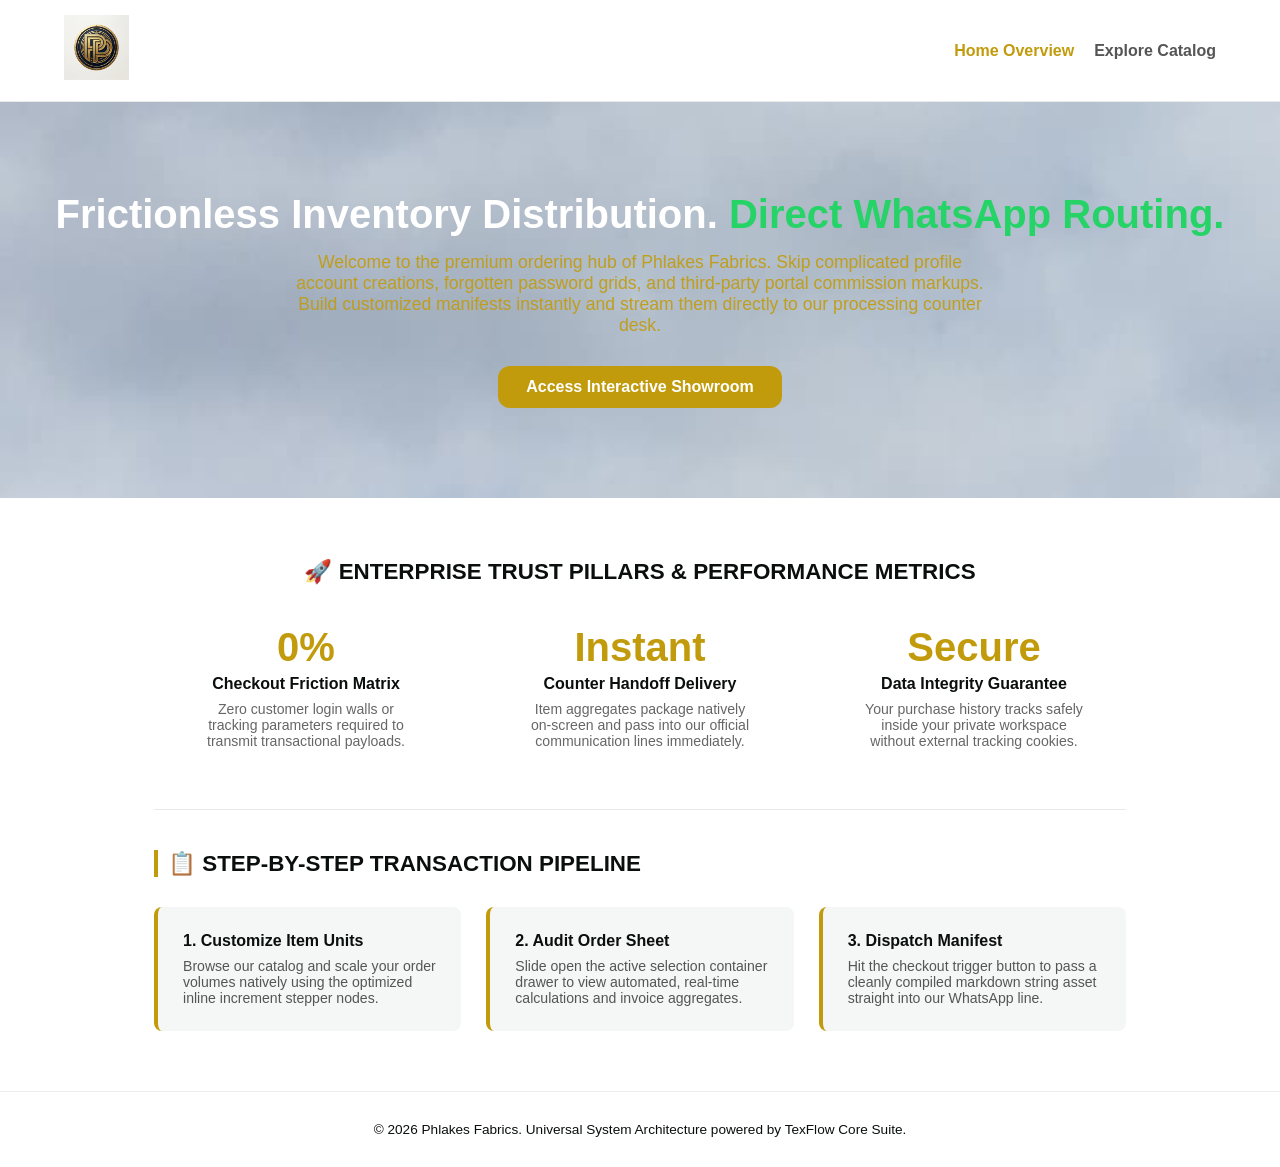
<file: index.html>
<!DOCTYPE html>
<html lang="en">
<head>
    <meta charset="UTF-8">
    <meta name="viewport" content="width=device-width, initial-scale=1.0">
    <title>Phlakes Fabrics | Enterprise Digital Showroom</title>
    
    <!-- 🟢 CONFIGURABLE FAVICON ASSET SLOTS -->
    <link rel="icon" type="image/x-icon" href="images/favicon.ico">
    <link rel="shortcut icon" type="image/png" href="images/Logo.jfif">
    
    <link rel="stylesheet" href="style.css">
    <style>
        .custom-theme-btn { background-color: #C29B0C !important; }
        .custom-text-color { color: #C29B0C !important; }
    </style>
</head>
<body>
    <header>
        <div class="logo"><img src="images/Logo.jfif" alt="Phlakes Fabrics Logo" width="65" height="65"></div>
        <nav><a href="index.html" class="active">Home Overview</a><a href="catalog.html">Explore Catalog</a></nav>
    </header>
    
    <section class="hero">
        <h1>Frictionless Inventory Distribution. <span class="whatsapp-color" style="color:#25D366 !important;">Direct WhatsApp Routing.</span></h1>
        <p style="font-size:1.1rem; max-width:700px; margin:0 auto 30px; opacity:0.9; color: #C29B0C;">Welcome to the premium ordering hub of Phlakes Fabrics. Skip complicated profile account creations, forgotten password grids, and third-party portal commission markups. Build customized manifests instantly and stream them directly to our processing counter desk.</p>
        <a href="catalog.html" class="cta-btn custom-theme-btn">Access Interactive Showroom</a>
    </section>

    <section class="menu-container" style="padding-top:60px; padding-bottom:20px; text-align:center;">
        <h2 class="category-title" style="border:none; text-align:center; padding:0; margin-bottom:40px;">🚀 Enterprise Trust Pillars & Performance Metrics</h2>
        <div style="display:grid; grid-template-columns:repeat(auto-fit, minmax(250px, 1fr)); gap:30px; border-bottom:1px solid #EAEAEA; padding-bottom:60px;">
            <div>
                <h3 class="custom-text-color" style="font-size:2.5rem; font-weight:900; margin-bottom:5px;">0%</h3>
                <p style="font-weight:700; margin-bottom:8px;">Checkout Friction Matrix</p>
                <p style="font-size:0.88rem; color:#666; max-width:220px; margin:0 auto;">Zero customer login walls or tracking parameters required to transmit transactional payloads.</p>
            </div>
            <div>
                <h3 class="custom-text-color" style="font-size:2.5rem; font-weight:900; margin-bottom:5px;">Instant</h3>
                <p style="font-weight:700; margin-bottom:8px;">Counter Handoff Delivery</p>
                <p style="font-size:0.88rem; color:#666; max-width:220px; margin:0 auto;">Item aggregates package natively on-screen and pass into our official communication lines immediately.</p>
            </div>
            <div>
                <h3 class="custom-text-color" style="font-size:2.5rem; font-weight:900; margin-bottom:5px;">Secure</h3>
                <p style="font-weight:700; margin-bottom:8px;">Data Integrity Guarantee</p>
                <p style="font-size:0.88rem; color:#666; max-width:220px; margin:0 auto;">Your purchase history tracks safely inside your private workspace without external tracking cookies.</p>
            </div>
        </div>
    </section>

    <section class="menu-container" style="padding-top:20px; padding-bottom:60px;">
        <h2 class="category-title" style="margin-bottom:30px; border-left:4px solid #C29B0C;">📋 Step-By-Step Transaction Pipeline</h2>
        <div style="display:grid; grid-template-columns:repeat(auto-fit, minmax(280px, 1fr)); gap:25px;">
            <div style="background:#F4F7F5; padding:25px; border-radius:8px; border-left:4px solid #C29B0C;">
                <h4 style="margin-bottom:8px; font-weight:700;">1. Customize Item Units</h4>
                <p style="font-size:0.88rem; color:#555;">Browse our catalog and scale your order volumes natively using the optimized inline increment stepper nodes.</p>
            </div>
            <div style="background:#F4F7F5; padding:25px; border-radius:8px; border-left:4px solid #C29B0C;">
                <h4 style="margin-bottom:8px; font-weight:700;">2. Audit Order Sheet</h4>
                <p style="font-size:0.88rem; color:#555;">Slide open the active selection container drawer to view automated, real-time calculations and invoice aggregates.</p>
            </div>
            <div style="background:#F4F7F5; padding:25px; border-radius:8px; border-left:4px solid #C29B0C;">
                <h4 style="margin-bottom:8px; font-weight:700;">3. Dispatch Manifest</h4>
                <p style="font-size:0.88rem; color:#555;">Hit the checkout trigger button to pass a cleanly compiled markdown string asset straight into our WhatsApp line.</p>
            </div>
        </div>
    </section>

    <footer><p>&copy; 2026 Phlakes Fabrics. Universal System Architecture powered by TexFlow Core Suite.</p></footer>
    <script src="script.js"></script>
</body>
</html>
</file>
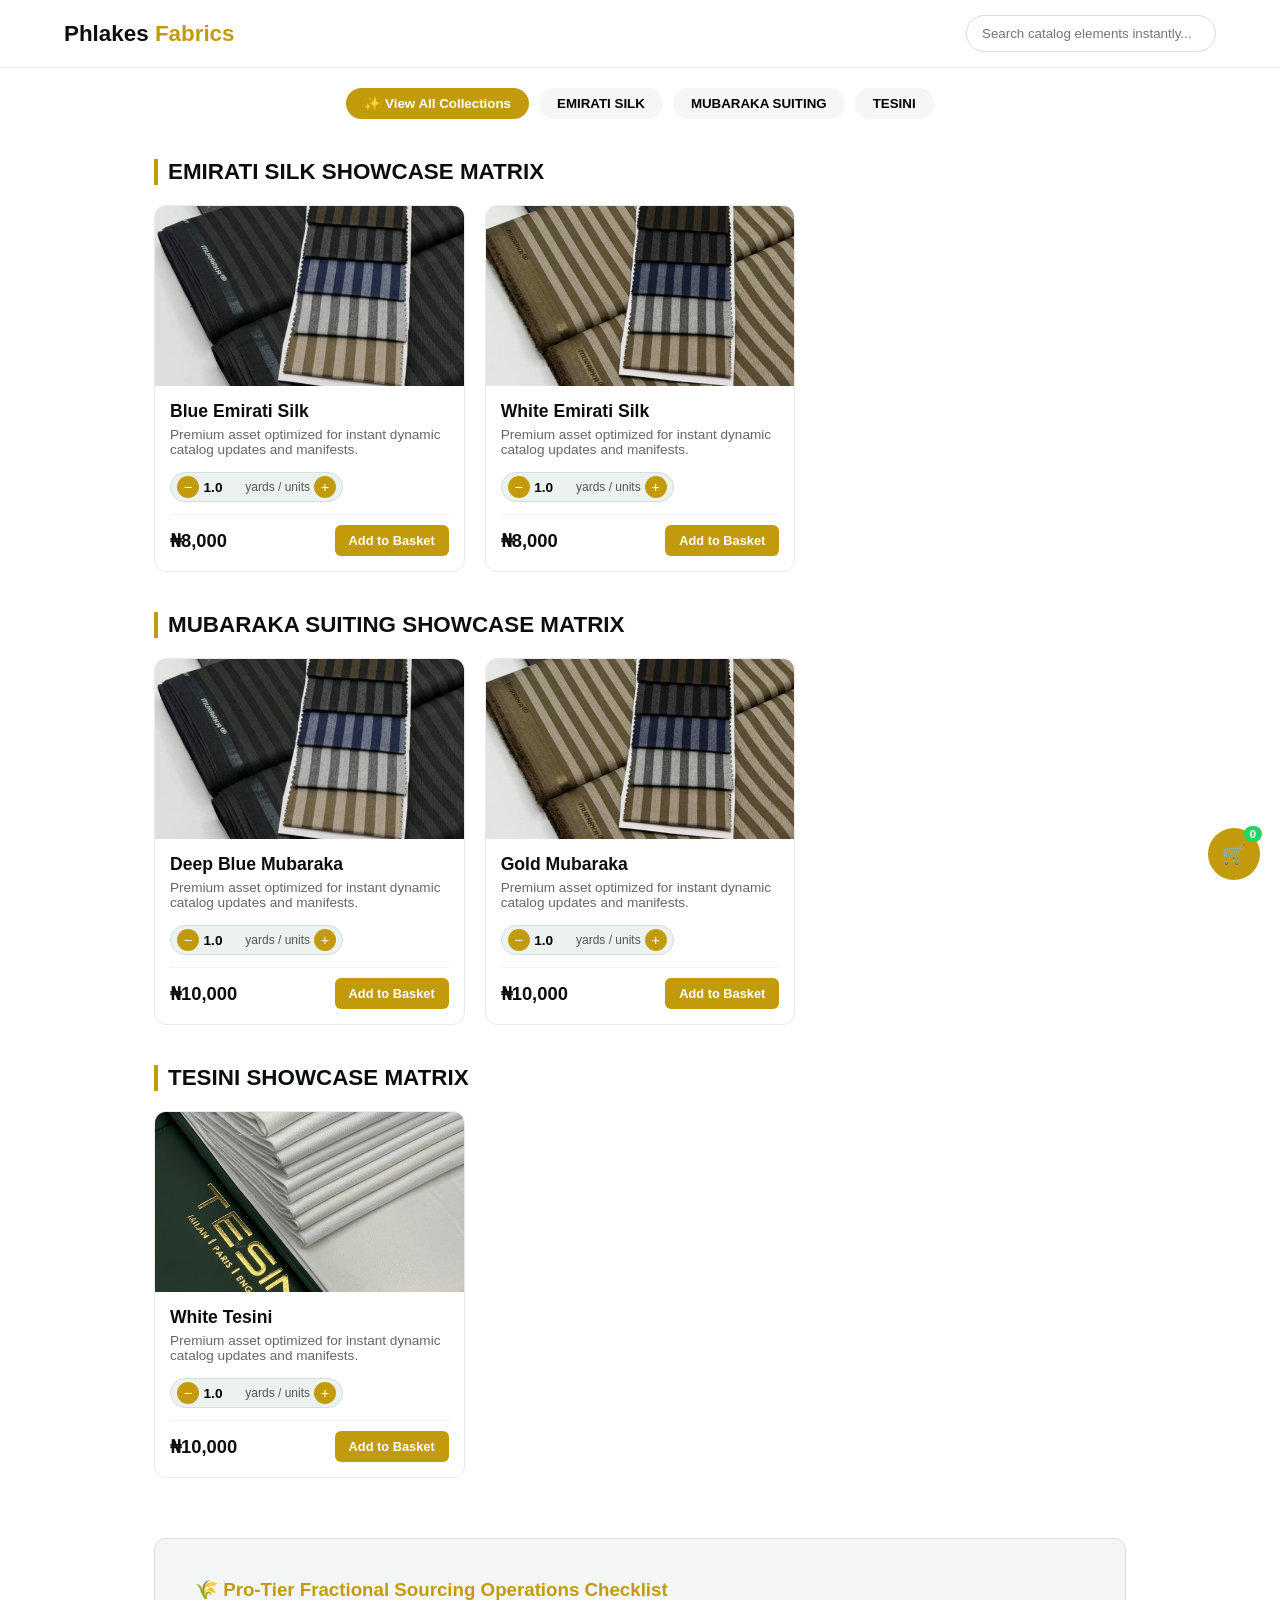
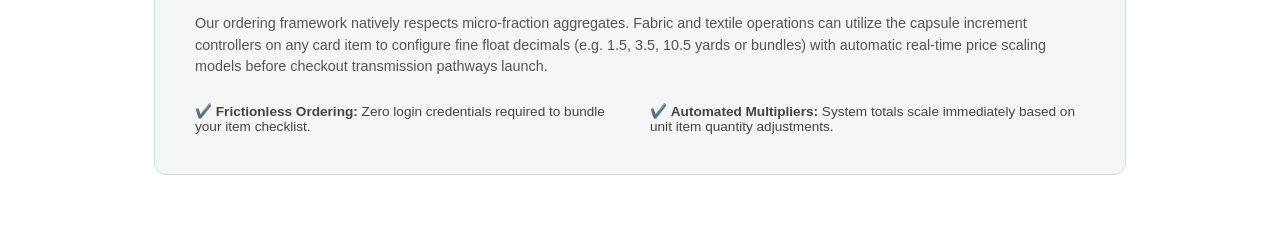
<file: catalog.html>
<!DOCTYPE html>
<html lang="en">
<head>
    <meta charset="UTF-8">
    <meta name="viewport" content="width=device-width, initial-scale=1.0">
    <title>Extended Catalog Showroom | Phlakes Fabrics</title>
    
    <!-- 🟢 CONFIGURABLE FAVICON ASSET SLOTS -->
    <link rel="icon" type="image/x-icon" href="images/favicon.ico">
    <link rel="shortcut icon" type="image/png" href="images/Logo.jfif">
    
    <link rel="stylesheet" href="style.css">
    <style>
        .tab-btn.active { background: #C29B0C !important; color: #FFF !important; }
        .checkout-btn { background: #C29B0C !important; }
        .floating-cart-icon { background: #C29B0C !important; }
    </style>
</head>
<body>
    <header>
        <div class="logo"><a href="index.html" style="text-decoration:none; color:inherit;">Phlakes <span style="color: #C29B0C;">Fabrics</span></a></div>
        <div class="search-wrapper"><input type="text" id="catalog-search" placeholder="Search catalog elements instantly..."></div>
    </header>
    <div class="tab-container">
        <button class="tab-btn active" data-category="all" style="color:#FFF;">✨ View All Collections</button>
        <button class="tab-btn" data-category="emirati silk">EMIRATI SILK</button>
        <button class="tab-btn" data-category="mubaraka suiting">MUBARAKA SUITING</button>
        <button class="tab-btn" data-category="tesini">TESINI</button>
    </div>
    <main class="menu-container">
        <div id="search-fallback" class="search-fallback-card" style="display: none;">
            <h3>Product Model Not Located</h3>
            <p>No catalog elements matched that query parameter block. Try looking into another active collection group.</p>
            <button id="reset-catalog-btn" class="cta-btn" style="background:#C29B0C; margin-top:10px;">Reset System View</button>
        </div>
        
        <section class="menu-category" data-section-category="emirati silk">
            <h2 class="category-title" style="border-left:4px solid #C29B0C;">EMIRATI SILK Showcase Matrix</h2>
            <div class="menu-grid" id="grid-emirati silk"></div>
        </section>
        <section class="menu-category" data-section-category="mubaraka suiting">
            <h2 class="category-title" style="border-left:4px solid #C29B0C;">MUBARAKA SUITING Showcase Matrix</h2>
            <div class="menu-grid" id="grid-mubaraka suiting"></div>
        </section>
        <section class="menu-category" data-section-category="tesini">
            <h2 class="category-title" style="border-left:4px solid #C29B0C;">TESINI Showcase Matrix</h2>
            <div class="menu-grid" id="grid-tesini"></div>
        </section>
        
        <section style="margin-top:60px; padding:40px; background:#F4F7F5; border-radius:12px; border:1px solid #D1E0DB;">
            <h3 style="color:#C29B0C; font-weight:800; margin-bottom:12px;">🌾 Pro-Tier Fractional Sourcing Operations Checklist</h3>
            <p style="font-size:0.9rem; color:#555; margin-bottom:25px; line-height:1.5;">Our ordering framework natively respects micro-fraction aggregates. Fabric and textile operations can utilize the capsule increment controllers on any card item to configure fine float decimals (e.g. 1.5, 3.5, 10.5 yards or bundles) with automatic real-time price scaling models before checkout transmission pathways launch.</p>
            <div style="display:grid; grid-template-columns:1fr 1fr; gap:20px; font-size:0.85rem; color:#444;">
                <div>✔️ <strong>Frictionless Ordering:</strong> Zero login credentials required to bundle your item checklist.</div>
                <div>✔️ <strong>Automated Multipliers:</strong> System totals scale immediately based on unit item quantity adjustments.</div>
            </div>
        </section>
    </main>
    <div id="cart-drawer" class="cart-drawer">
        <div class="cart-header"><h3>Active Order Manifest</h3><span id="close-cart" class="close-cart-btn">&times;</span></div>
        <div id="cart-items-container" class="cart-items-list"><p class="empty-cart-msg">Your selection basket matrix is completely empty. Select items below to begin building your operational manifest invoice lines.</p></div>
        <div class="cart-footer">
            <div class="total-row"><span>Total Compiled Balance:</span><span id="cart-total-price">₦0</span></div>
            <button id="whatsapp-checkout-btn" class="checkout-btn" disabled>Dispatch Order Sheet to WhatsApp Counter</button>
        </div>
    </div>
    <button id="floating-cart-badge" class="floating-cart-icon">🛒 <span id="cart-count">0</span></button>
    <script src="script.js"></script>
</body>
</html>
</file>
<file: style.css>
:root {
    --primary-color: #C29B0C;
    --accent-color: #25D366;
    --dark-color: #0A0F0D;
    --light-color: #F4F7F5;
    --white: #FFFFFF;
    --border-radius: 12px;
    --transition: all 0.4s cubic-bezier(0.16, 1, 0.3, 1);
}
* { margin:0; padding:0; box-sizing:border-box; }
body { font-family:sans-serif; color:var(--dark-color); background-color:var(--white); overflow-x:hidden; }
header { display:flex; justify-content:space-between; align-items:center; padding:15px 5%; background:var(--white); border-bottom:1px solid #EAEAEA; position:sticky; top:0; z-index:1000; }
.logo { font-size:1.4rem; font-weight:800; color:var(--dark-color); }
header nav a { text-decoration:none; color:#555; font-weight:600; margin-left:20px; }
header nav a.active, header nav a:hover { color:var(--primary-color); }
.search-wrapper input { width:250px; padding:10px 15px; border-radius:20px; border:1px solid #DCDCDC; outline:none; transition:var(--transition); }
.search-wrapper input:focus { border-color:var(--primary-color); width:300px; }
.hero {background: url('images/hero3.jpeg') center/cover no-repeat; color:var(--white); text-align:center; padding:90px 24px; }
.hero h1 { font-size:2.5rem; margin-bottom:15px; }
.hero .whatsapp-color { color:var(--accent-color); }
.hero p { font-size:1.1rem; max-width:700px; margin:0 auto 30px; opacity:0.9; }
.cta-btn { display:inline-block; background-color:var(--primary-color); color:var(--white); padding:12px 28px; text-decoration:none; border-radius:var(--border-radius); font-weight:700; transition:var(--transition); border:none; cursor:pointer; }
.cta-btn:hover { transform:translateY(-1px); opacity:0.95; }
.tab-container { display:flex; justify-content:center; gap:10px; padding:20px; overflow-x:auto; }
.tab-btn { background:var(--light-color); border:none; padding:8px 18px; border-radius:20px; font-weight:600; cursor:pointer; transition:var(--transition); }
.tab-btn.active, .tab-btn:hover { background:var(--primary-color); color:var(--white); }
.menu-container { max-width:1100px; margin:0 auto; padding:20px 5% 60px; }
.menu-category { margin-bottom:40px; }
.category-title { font-size:1.4rem; margin-bottom:20px; border-left:4px solid var(--primary-color); padding-left:10px; text-transform:uppercase; font-weight:700; }
.menu-grid { display:grid; grid-template-columns:repeat(auto-fill, minmax(280px, 1fr)); gap:20px; }
.food-card { background:var(--white); border-radius:var(--border-radius); border:1px solid #EAEAEA; overflow:hidden; transition:var(--transition); }
.food-card:hover { transform:translateY(-2px); box-shadow:0 8px 20px rgba(0,0,0,0.05); }
.image-wrapper { width:100%; height:180px; }
.food-info { padding:15px; }
.food-info h3 { font-size:1.1rem; margin-bottom:5px; }
.description { font-size:0.85rem; color:#666; margin-bottom:15px; }
.quantity-control-wrapper { display:inline-flex; align-items:center; background:#EBF2F0; border:1px solid #D1E0DB; border-radius:20px; padding:3px 6px; margin-bottom:12px; gap:4px; }
.step-btn { background:var(--primary-color); color:var(--white); border:none; font-size:0.9rem; width:22px; height:22px; border-radius:50%; display:flex; align-items:center; justify-content:center; cursor:pointer; }
.quantity-input { width:35px; text-align:center; border:none; background:none; font-size:0.85rem; font-weight:700; outline:none; }
.unit-label { font-size:0.75rem; color:#555; }
.price-row { display:flex; justify-content:space-between; align-items:center; border-top:1px solid #F0F4F2; padding-top:10px; }
.price { font-size:1.15rem; font-weight:800; }
.add-to-cart-btn { background:var(--primary-color); color:var(--white); border:none; padding:8px 14px; border-radius:6px; font-weight:600; font-size:0.8rem; cursor:pointer; }
.floating-cart-icon { position:fixed; bottom:20px; right:20px; background:var(--primary-color); color:var(--white); border:none; width:52px; height:52px; border-radius:50%; font-size:1.2rem; cursor:pointer; display:flex; justify-content:center; align-items:center; z-index:1500; }
#cart-count { position:absolute; top:-2px; right:-2px; background:var(--accent-color); font-size:0.7rem; font-weight:700; padding:2px 6px; border-radius:10px; }
.cart-drawer { position:fixed; top:0; right:-360px; width:340px; height:100vh; background:var(--white); box-shadow:-4px 0 20px rgba(0,0,0,0.08); z-index:2000; display:flex; flex-direction:column; transition:right 0.4s ease; }
.cart-drawer.open { right:0; }
.cart-header { padding:15px; border-bottom:1px solid #EEE; display:flex; justify-content:space-between; align-items:center; }
.close-cart-btn { font-size:1.4rem; cursor:pointer; color:#999; }
.cart-items-list { flex:1; overflow-y:auto; padding:15px; }
.empty-cart-msg { text-align:center; color:#999; margin-top:40px; font-size:0.85rem; }
.cart-item-row { display:flex; justify-content:space-between; align-items:center; padding:10px 0; border-bottom:1px solid #F5F5F5; font-size:0.88rem; }
.remove-btn { background:none; border:none; color:#CC0000; font-weight:700; cursor:pointer; }
.cart-footer { padding:15px; background:var(--light-color); border-top:1px solid #EAEAEA; }
.total-row { display:flex; justify-content:space-between; font-weight:700; margin-bottom:12px; }
.checkout-btn { width:100%; background:var(--accent-color); color:var(--white); border:none; padding:10px; border-radius:8px; font-weight:700; cursor:pointer; }
.checkout-btn:disabled { background:#CCC; cursor:not-allowed; }
.search-fallback-card { background:var(--light-color); border:1px dashed #CCC; border-radius:8px; padding:40px 20px; text-align:center; max-width:450px; margin:20px auto; }
footer { text-align:center; padding:30px; border-top:1px solid #EEE; font-size:0.85rem; background:#FFF; }
.scroll-reveal { opacity:0; transform:translateY(25px); transition:opacity 0.6s ease, transform 0.6s ease; }
.scroll-reveal.visible { opacity:1; transform:translateY(0); }
</file>
